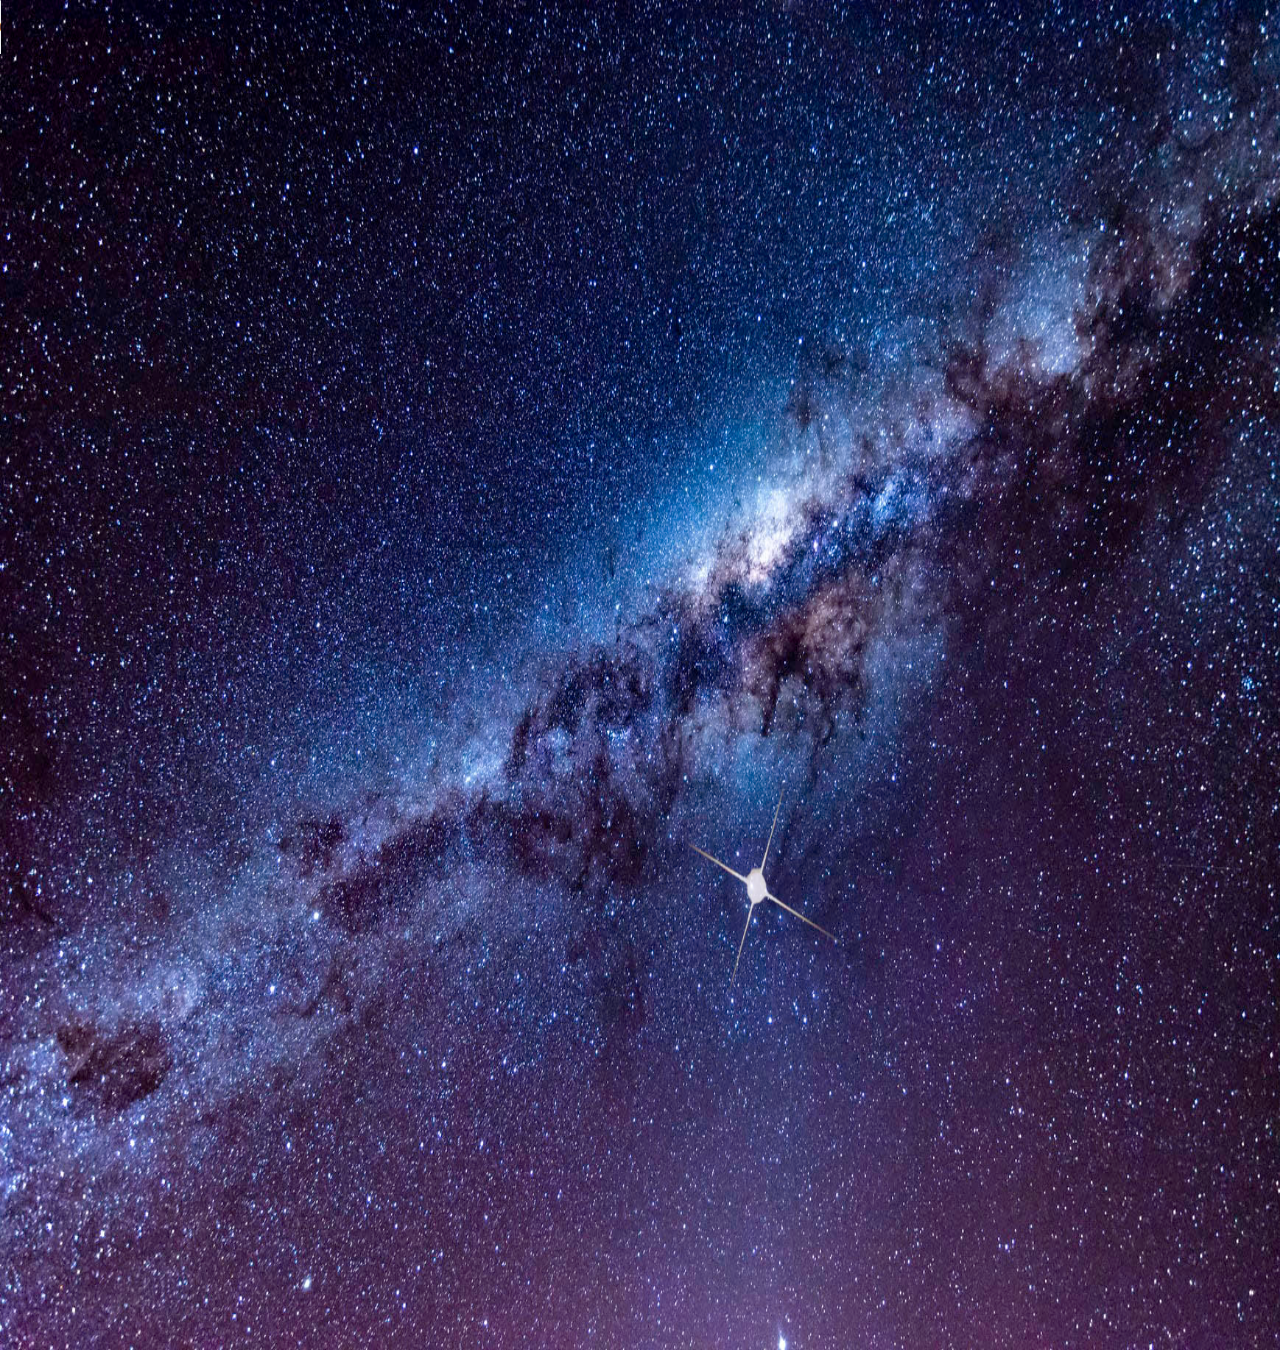
<file: index.html>
<!doctype html>
<html>
<head>
<meta charset="UTF-8">
<title>Ian's Universe</title>
<link href="style.css" rel="stylesheet" type="text/css">	
</head>
	
<body>
	
	<a href="index-bigbang.html">
	<img class="universe" src="pg2.jpg"  alt="image of the universe"/>
	</a>
	
	<audio controls id="mystery">
	<source src="Mystery Accent Sound Effect.mp3">
	</audio>
</body>
</html>
</file>
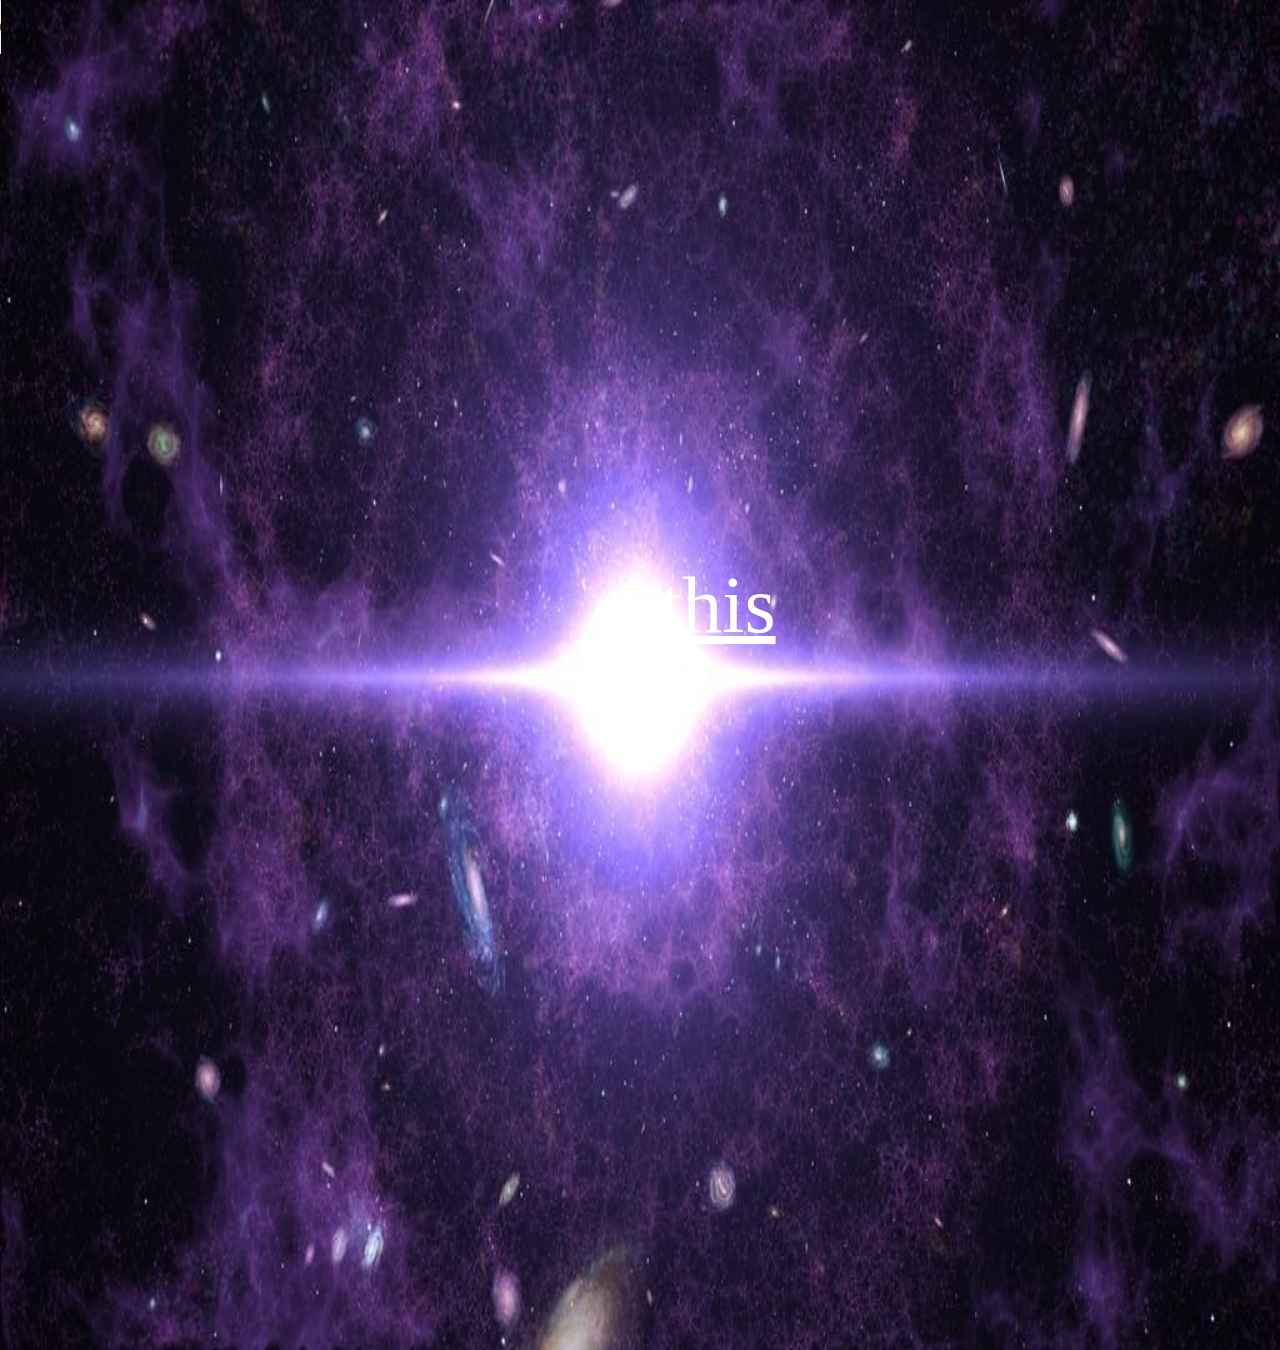
<file: index-bigbang.html>
<!doctype html>
<html>
<head>
<meta charset="UTF-8">
<title>Big Bang</title>
	<link href="style.css" rel="stylesheet" type="text/css">	
</head>

<body>
	<img src="bigbang.jpeg" alt="image of the big bang" class="bigbang"/>
	<a href="index-space.html" class="next"> this </a>
	
	<audio controls id="explosion">
	<source src="bigbang-18386.mp3">
	</audio>
</body>
</html>
</file>
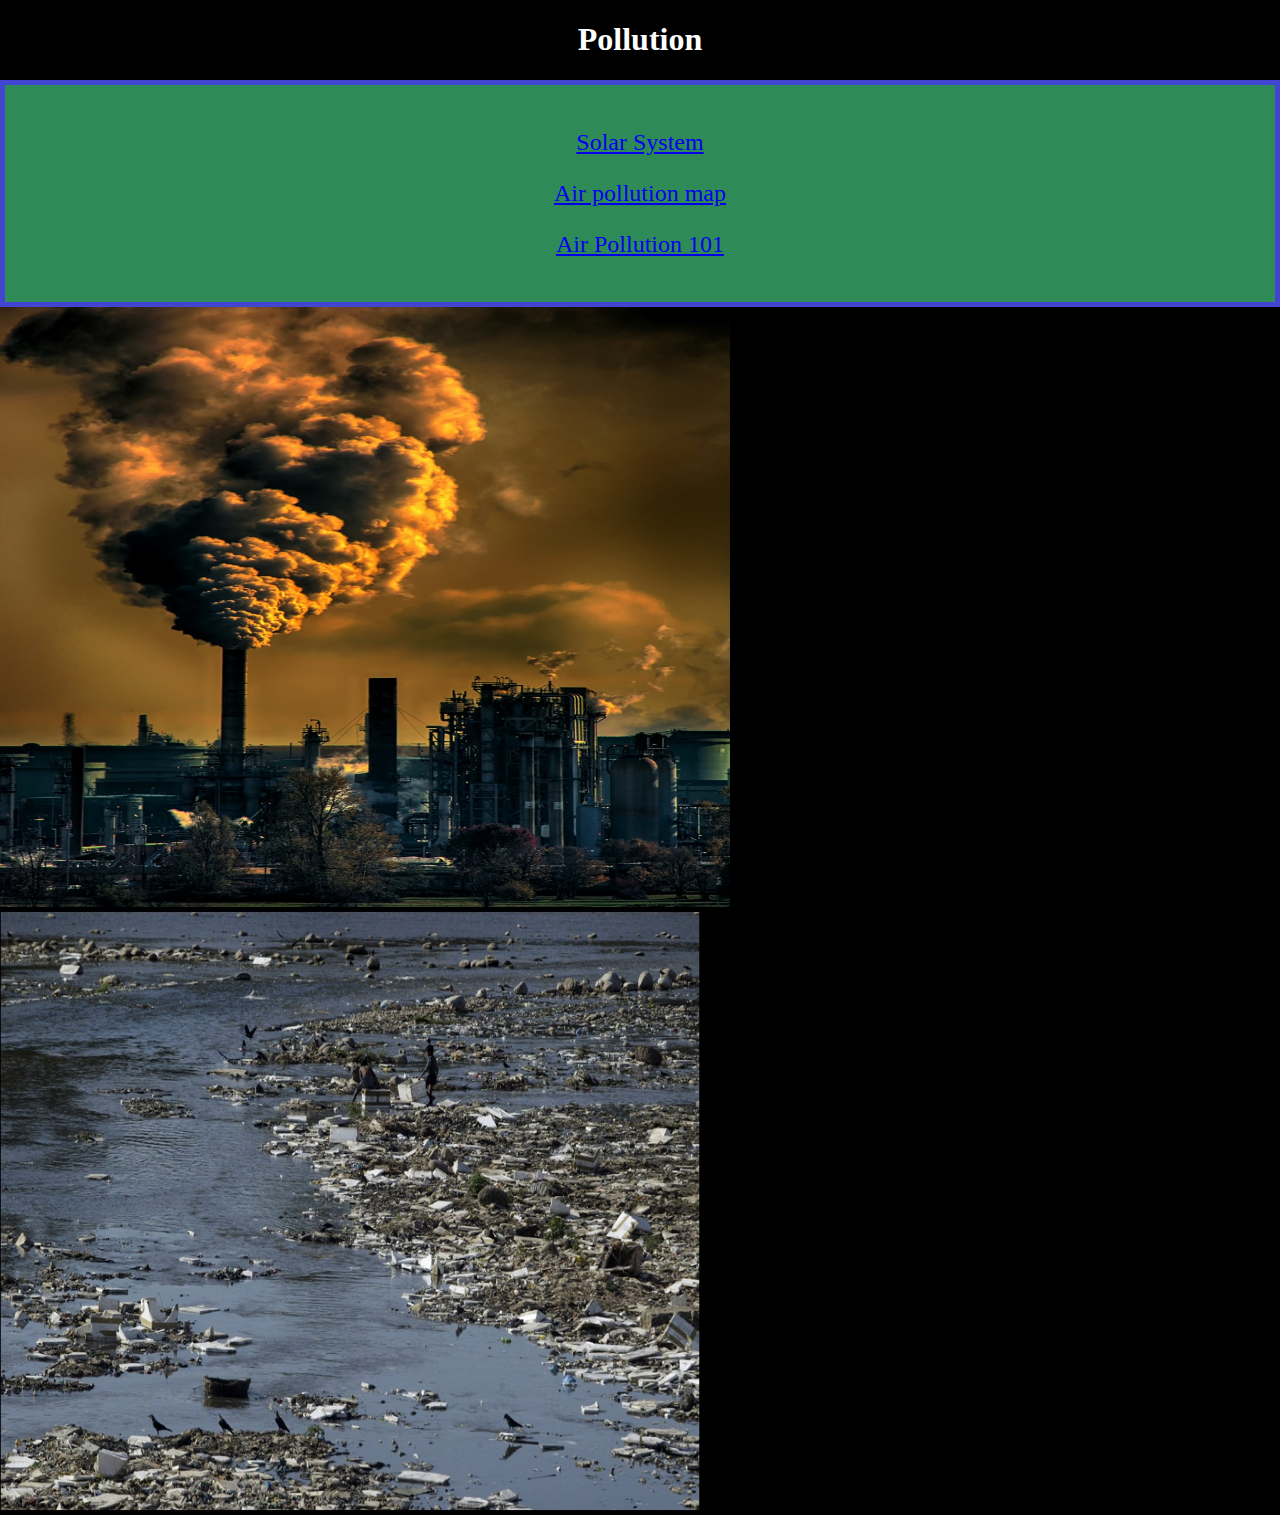
<file: index-earth.html>
<!doctype html>
<html>
<head>
<meta charset="UTF-8">
<title>Earth</title>
	
	<link href="style.css" rel="stylesheet" type="text/css">
	<style>
		.pollution{
			height: 600px;
			width: 730px;
		}
		.water{
			height: 600px;
			width: 700px;
		}
		nav{
			text-align: center;
			background-color: seagreen;
			border: solid hsla(239,61%,54%,1.00) 5px;
			padding: 20px;
		}
	</style>
</head>

<body>
	<h1>Pollution</h1>
	<nav>
		<p><a href="index-space.html">Solar System</a></p>
		<p><a href="https://waqi.info/">Air pollution map</a></p>
		<p><a href="https://www.youtube.com/watch?v=e6rglsLy1Ys">Air Pollution 101</a></p>	
	</nav>
	<a href="https://www.youtube.com/watch?v=Tds3k97aAzo">
	<img src="pollution.jpeg" class="pollution">
	</a>
	<a href="https://the-take.com/watch/what-does-spirited-away-say-about-environmentalism">
	<img src="water-pollution.jpeg" class="water">
	</a>
	
</body>
</html>
</file>
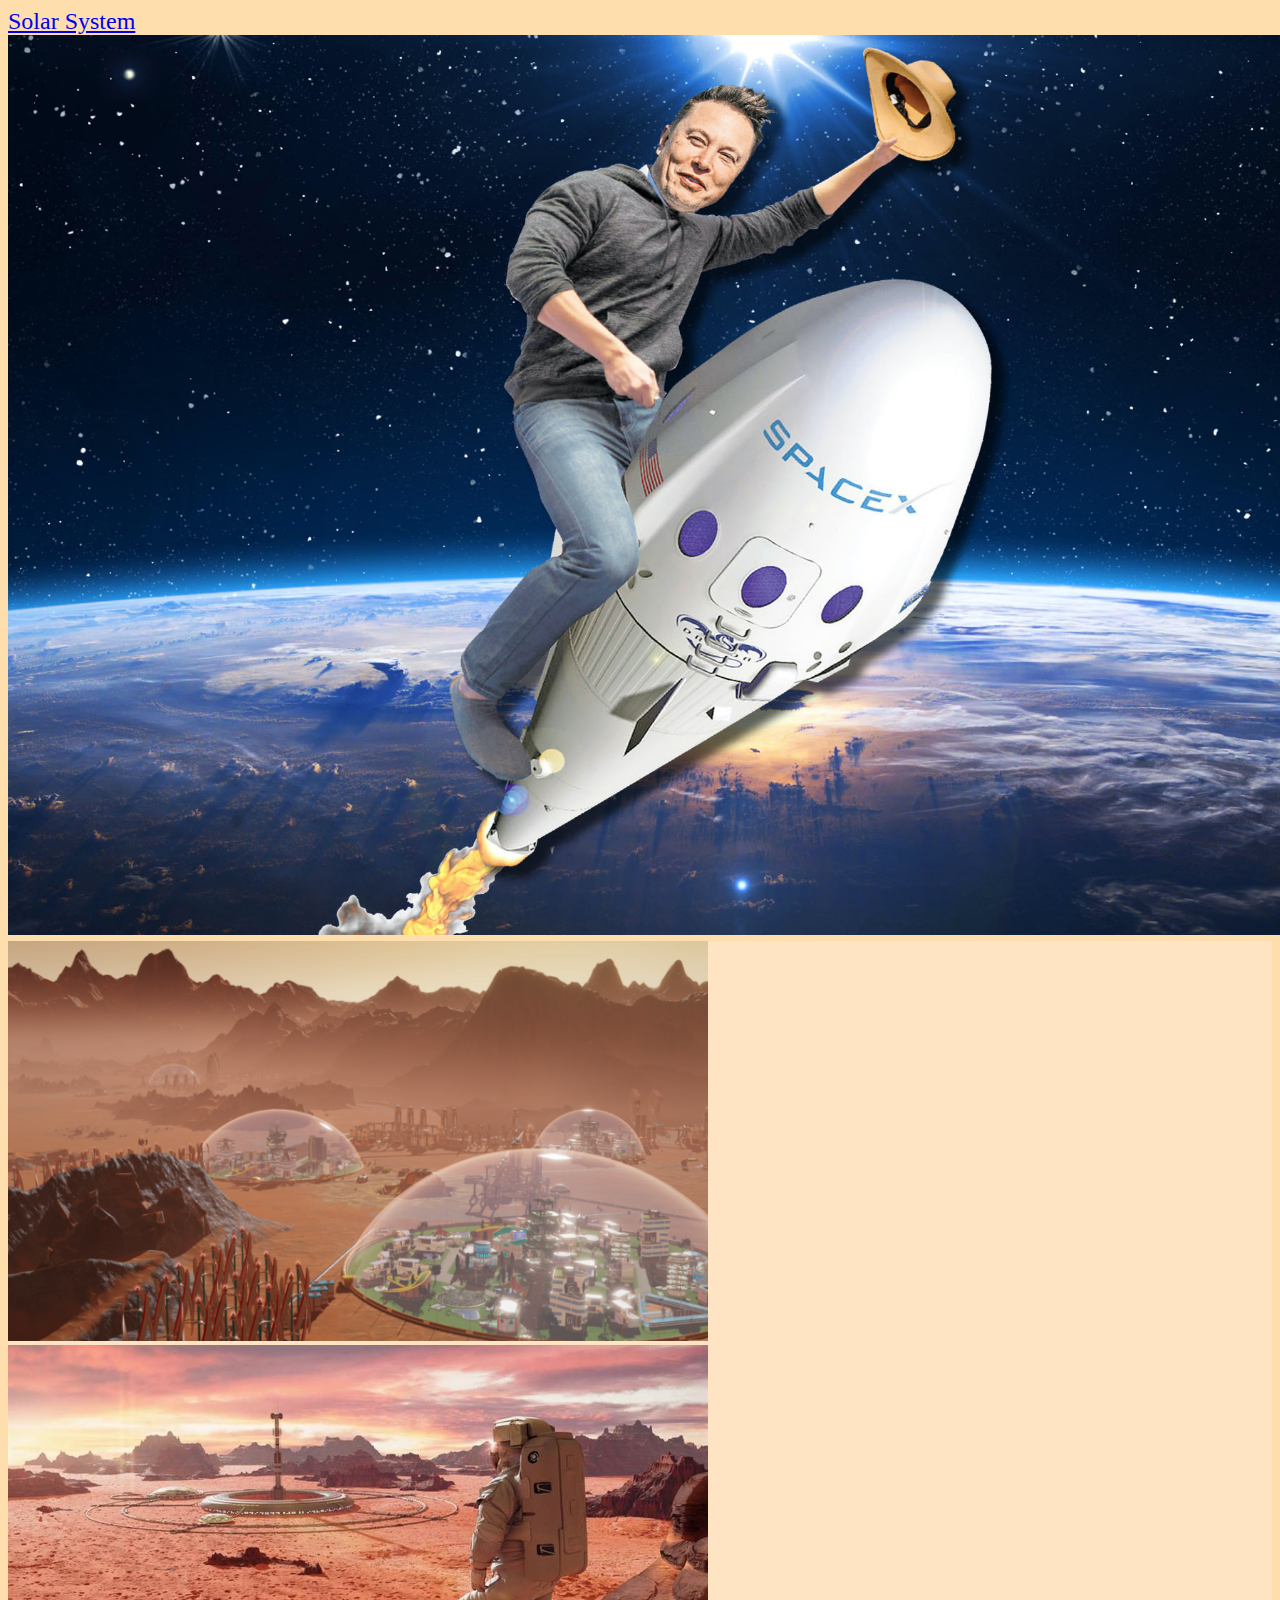
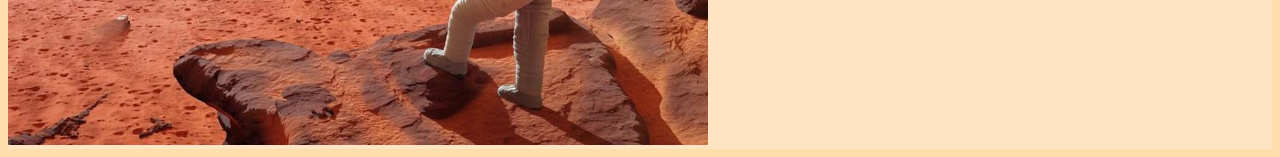
<file: index-mars.html>
<!doctype html>
<html>
<head>
<meta charset="UTF-8">
<title>Mars</title>
	<style>
		body{
			background-color: navajowhite;
		}
		.elon{
			height: 900px;
			width: 1425px;
			padding-right: 50px;
			z-index: -1;
		}
		.elon: hover.{
			background-image: image('musk-on-mars.jpeg')
		}
		div#lifeonmars{
			background-color: bisque;
				
		}
		.migra{
			height: 400px;
			width: 700px;
		}
		.astmar{
			height: 400px;
			width: 700px
		}
		a:hover{
			background-color: darkgoldenrod;
			color: blanchedalmond;
		}
		a{
			font-size: 150%;
		}
	
	</style>
</head>

<body>
	<a href="index-space.html">Solar System</a>
	<a href="https://www.spacex.com/human-spaceflight/mars/">
	<img src="ELON.SPACEX.web_.jpg" class="elon" alt=" "/>
	</a>
	<div id="lifeonmars">
	<img src="migration.png" class="migra" alt=" "/>
	<img src="astrmars.jpeg" class="astmar" alt=" "/>
	</div>
</body>
</html>
</file>
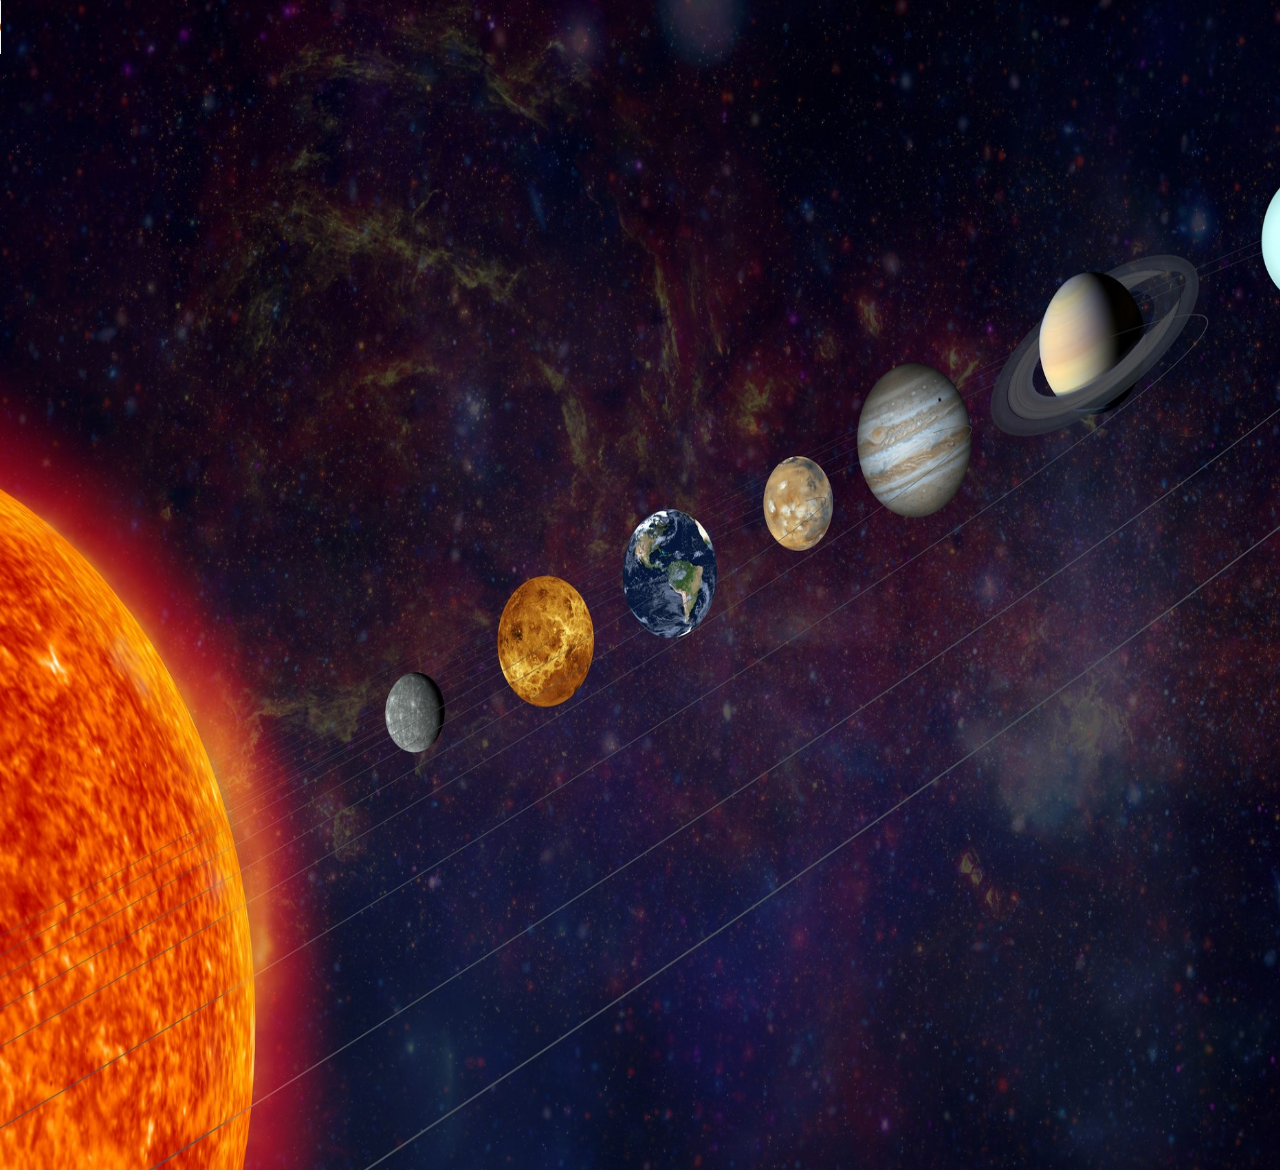
<file: index-space.html>
<!doctype html>
<html>
<head>
<meta charset="UTF-8">
<title>solor system</title>
	<link href="style.css" rel="stylesheet" type="text/css">	

</head>

<body>

	<a href="index-earth.html" class="earth"> earth </a>
	<a href="index-mars.html" class="mars"> mars </a>
	<img src="solar system.jpeg" class="space"/>
	
	
	
	<audio controls id="solar">
	<source src="ambient-3-13571.mp3">
	</audio>
</body>
</html>
</file>
<file: style.css>
@charset "UTF-8";
/* CSS Document */

.universe{
	position:absolute;
	height: 150%;
	width: 100%;
}
.bigbang{
	position:absolute;
	height: 150%;
	width: 100%;
	z-index: -1;
}
.next{
	position:absolute;
	color: white;
	margin-left: 660px;
	margin-top: 560px;
	font-size: 500%;
}
.space{
	position:absolute;
	height: 130%;
	width: 120%;
	z-index: -1;
}
body{
	
	padding: 0;
	margin: 0;
}
.earth{
	position:absolute;
	margin-left: 50%;
	margin-top: 32%;
	font-size: 40px;
	color: pink;
	opacity: 0%;
}

nav a:hover {
	color: aqua;
	background-color: brown;
}

nav {
	font-size: 150%;
	color: white;
}

.solar{
	position: absolute;
	margin-bottom:500px;
}


.corroted{
	right: 230px;
	top: 530px
}

body{
	background-color: black;
	width: auto;
}

h1{
	color: white;
	text-align: center;
}

.mars{
	position:absolute;
	margin-left: 60%;
	margin-top: 28%;
	font-size: 40px;
	opacity: 0%;

		}
</file>
